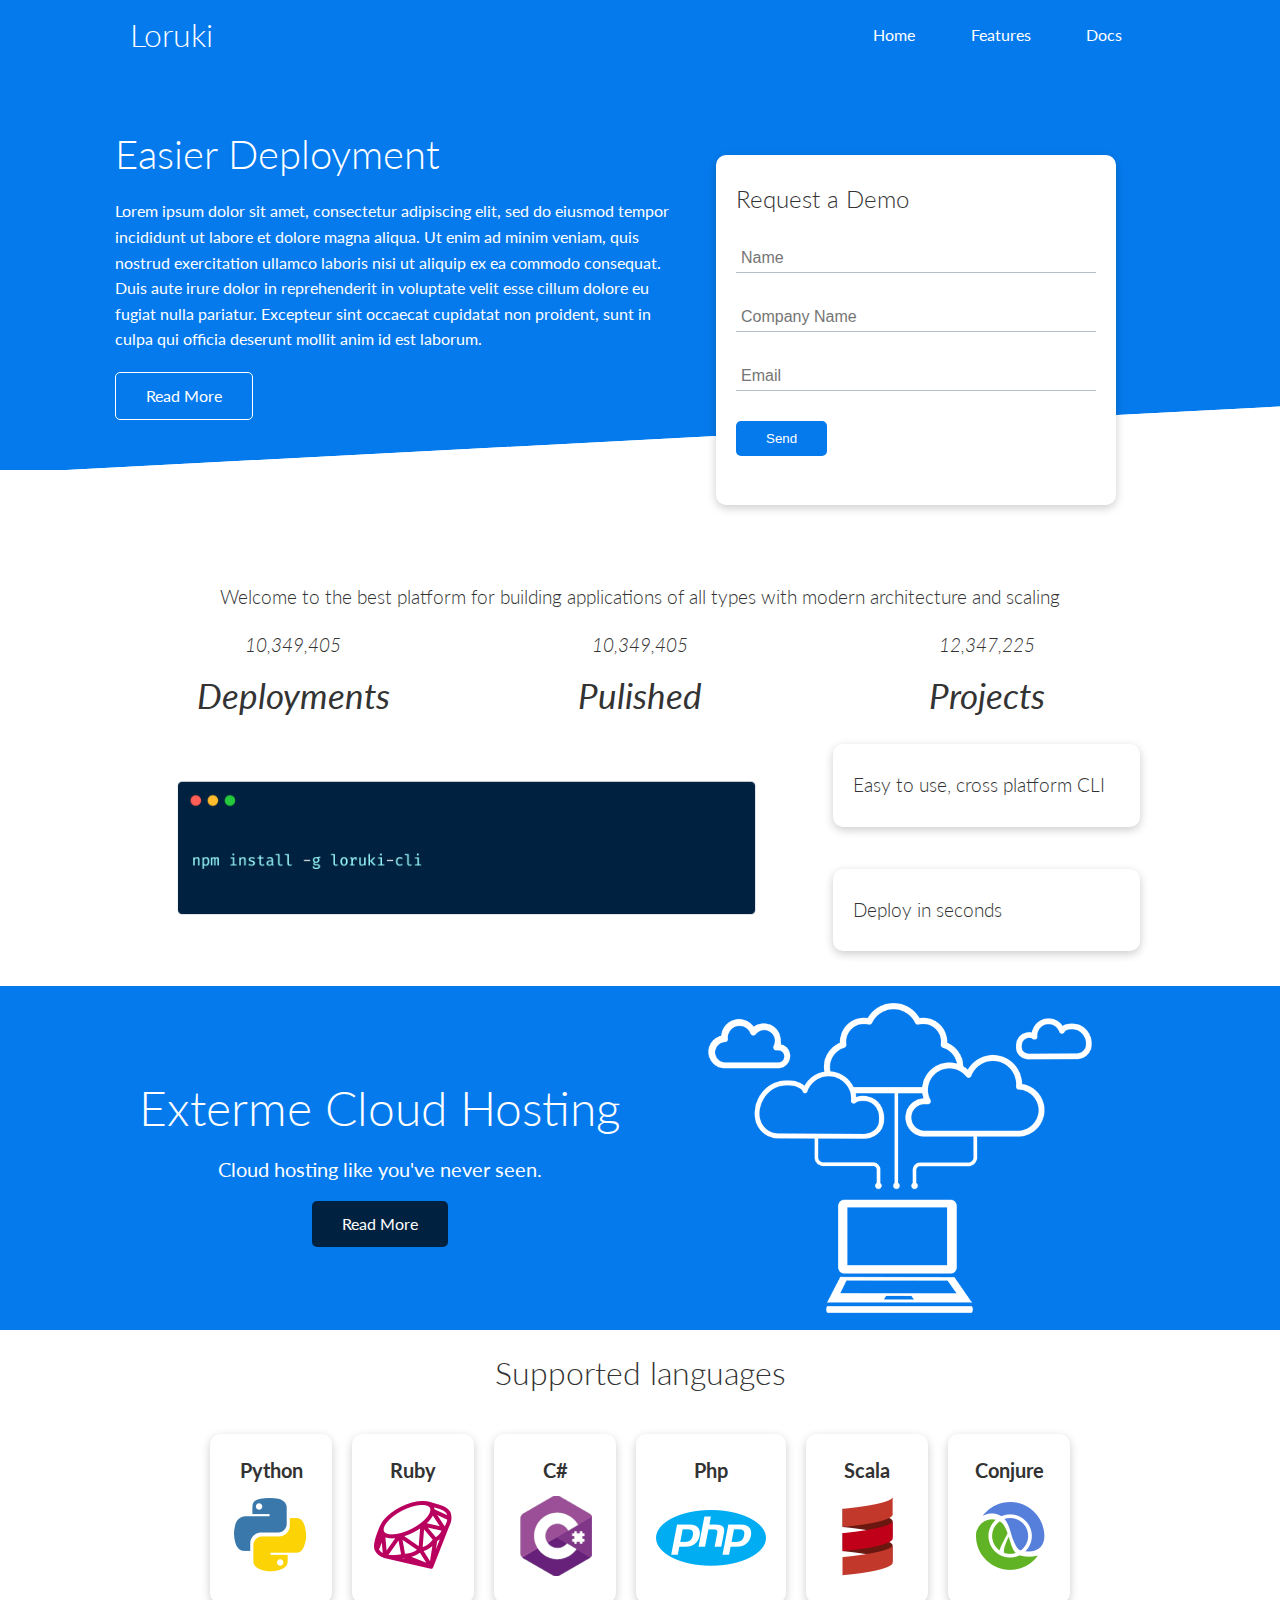
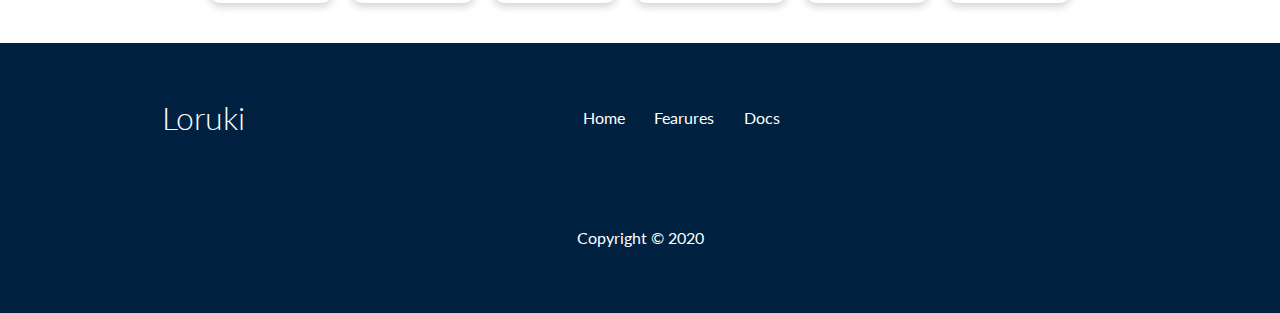
<file: index.html>
<!DOCTYPE html>
<html lang="en">
<head>
    <meta charset="UTF-8">
    <meta name="viewport" content="width=device-width, initial-scale=1.0">
    <link rel="preconnect" href="https://fonts.gstatic.com">
<link href="https://fonts.googleapis.com/css2?family=Lato:wght@300&display=swap" rel="stylesheet">
    <link rel="stylesheet" href="https://cdnjs.cloudflare.com/ajax/libs/font-awesome/5.15.1/css/all.min.css" integrity="sha512-+4zCK9k+qNFUR5X+cKL9EIR+ZOhtIloNl9GIKS57V1MyNsYpYcUrUeQc9vNfzsWfV28IaLL3i96P9sdNyeRssA==" crossorigin="anonymous" />
    <link rel="stylesheet" href="css/style.css">
    <link rel="stylesheet" href="css/utilites.css">
    <title>Loruki | Cloud Hosting For Everyone</title>
</head>
<body>
    <!-- NavBar -->
    <div class="navbar">
        <div class="container flex">
            <h1 class="logo"> Loruki </h1>
            <nav>
                <ul>
                    <li><a href="index.html"> Home</a> </li>
                    <li><a href="features.html"> Features</a> </li>
                    <li><a href="docs.html"> Docs</a> </li>
                </ul>

            </nav>
        </div>
    </div>

    <!-- Showcase -->
    <section class="showcase">
        <div class="container grid">
            <div class="showcase-text">
                <h1> Easier Deployment</h1>
                <p>
                    Lorem ipsum dolor sit amet, consectetur adipiscing elit, sed do eiusmod tempor incididunt ut labore et dolore magna aliqua. Ut enim ad minim veniam, quis nostrud exercitation ullamco laboris nisi ut aliquip ex ea commodo consequat. Duis aute irure dolor in reprehenderit in voluptate velit esse cillum dolore eu fugiat nulla pariatur. Excepteur sint occaecat cupidatat non proident, sunt in culpa qui officia deserunt mollit anim id est laborum.
                </p>
                <a hred="features.html" class="btn btn-outline">Read More</a>
            </div>
            <div class="showcase-form card">
                <h2> Request a Demo</h2>
                <form>
                    <div class="form-control">
                        <input type="text" name="name" placeholder="Name" required>
                    </div>
                    <div class="form-control">
                        <input type="text" name="company" placeholder="Company Name" required>
                    </div>
                    <div class="form-control">
                        <input type="email" name="email" placeholder="Email" required>
                    </div>
                    <input type="submit" value="Send" class="btn btn-primary">
                </form>
            </div>
        </div>
    </section>

    <!-- Stats -->
    <section class="stats">
        <div class="container">
            <h3 class="stats-heading text-center my-1">
            Welcome to the best platform for building applications of all types with modern architecture and scaling    
            </h3>
            <div class="grid grid-3 text-center my-y">
                <div><i class="fas fa-server fa-3x">
                    <h3>10,349,405</h3>
                    <p class="text-secondary"> Deployments</p>
                </i></div>
                <div><i class="fas fa-upload fa-3x">
                    <h3>10,349,405</h3>
                    <p class="text-secondary"> Pulished</p>
                </i></div>
                <div><i class="fas fa-project-diagram fa-3x">
                    <h3>12,347,225</h3>
                    <p class="text-secondary"> Projects</p>
                </i></div>
            </div>
        </div>
    </section>

    <!-- Cli -->
    <section class="cli">
        <div class="container grid">
            <img src="images/cli.png">
            <div  class="card">
                <h3> Easy to use, cross platform CLI</h3>
            </div>
            <div class="card">
                <H3>Deploy in seconds</H3>
            </div>
        </div>
    </section>

    <!-- Cloud -->
    <section class="cloud bg-primary my-2 py-2">
        <div class=" container grid">
            <div class="text-center">
                <h2 class="lg"> Exterme Cloud Hosting </h2>
                <p class="lead my-1">Cloud hosting like you've never seen.</p>
                <a href="features.html" class="btn btn-dark"> Read More </a>
            </div>
            <img src="images/cloud.png"> 
        </div>
    </section>

    <!-- Languages -->
    <section class="languages">
        <h2 class="md text-center my-2">
            Supported languages
        </h2>
        <div class=" container flex">
        <div class="card">
            <h4>Python</h4>
            <img src="images/logos/python.png">
        </div>
        <div class="card">
            <h4>Ruby</h4>
            <img src="images/logos/ruby.png">
        </div>
        <div class="card">
            <h4>C#</h4>
            <img src="images/logos/csharp.png">
        </div>
        <div class="card">
            <h4>Php</h4>
            <img src="images/logos/php.png">
        </div>
        <div class="card">
            <h4>Scala</h4>
            <img src="images/logos/scala.png">
        </div>
        <div class="card">
            <h4>Conjure</h4>
            <img src="images/logos/clojure.png">
        </div>
    </div>
    </section>

    <!-- Footer -->
    <footer class="footer bg-dark py-5">
        <div class="flex">
            <div>
                <h1>Loruki</h1>
            </div>

        <nav class="flex">
            <ul>
                <li>
                    <a href="index.html"> Home</a>
                </li>
                <li>
                    <a href="features.html"> Fearures</a>
                </li>
                <li>
                    <a href="docs.html"> Docs</a>
                </li>
                
            </ul>
        </nav>
        <div class="social">
            <a href="#"><i class="fab fa-github fa-2x"></i></a>
            <a href="#"><i class="fab fa-facebook fa-2x"></i></a>
            <a href="#"><i class="fab fa-twitter fa-2x"></i></a>

        </div> </div>

        <div class="flex bg-dark copy">
            <p> Copyright &copy; 2020</p>
        </div>

    </footer>
    
</body>
</html>
</file>
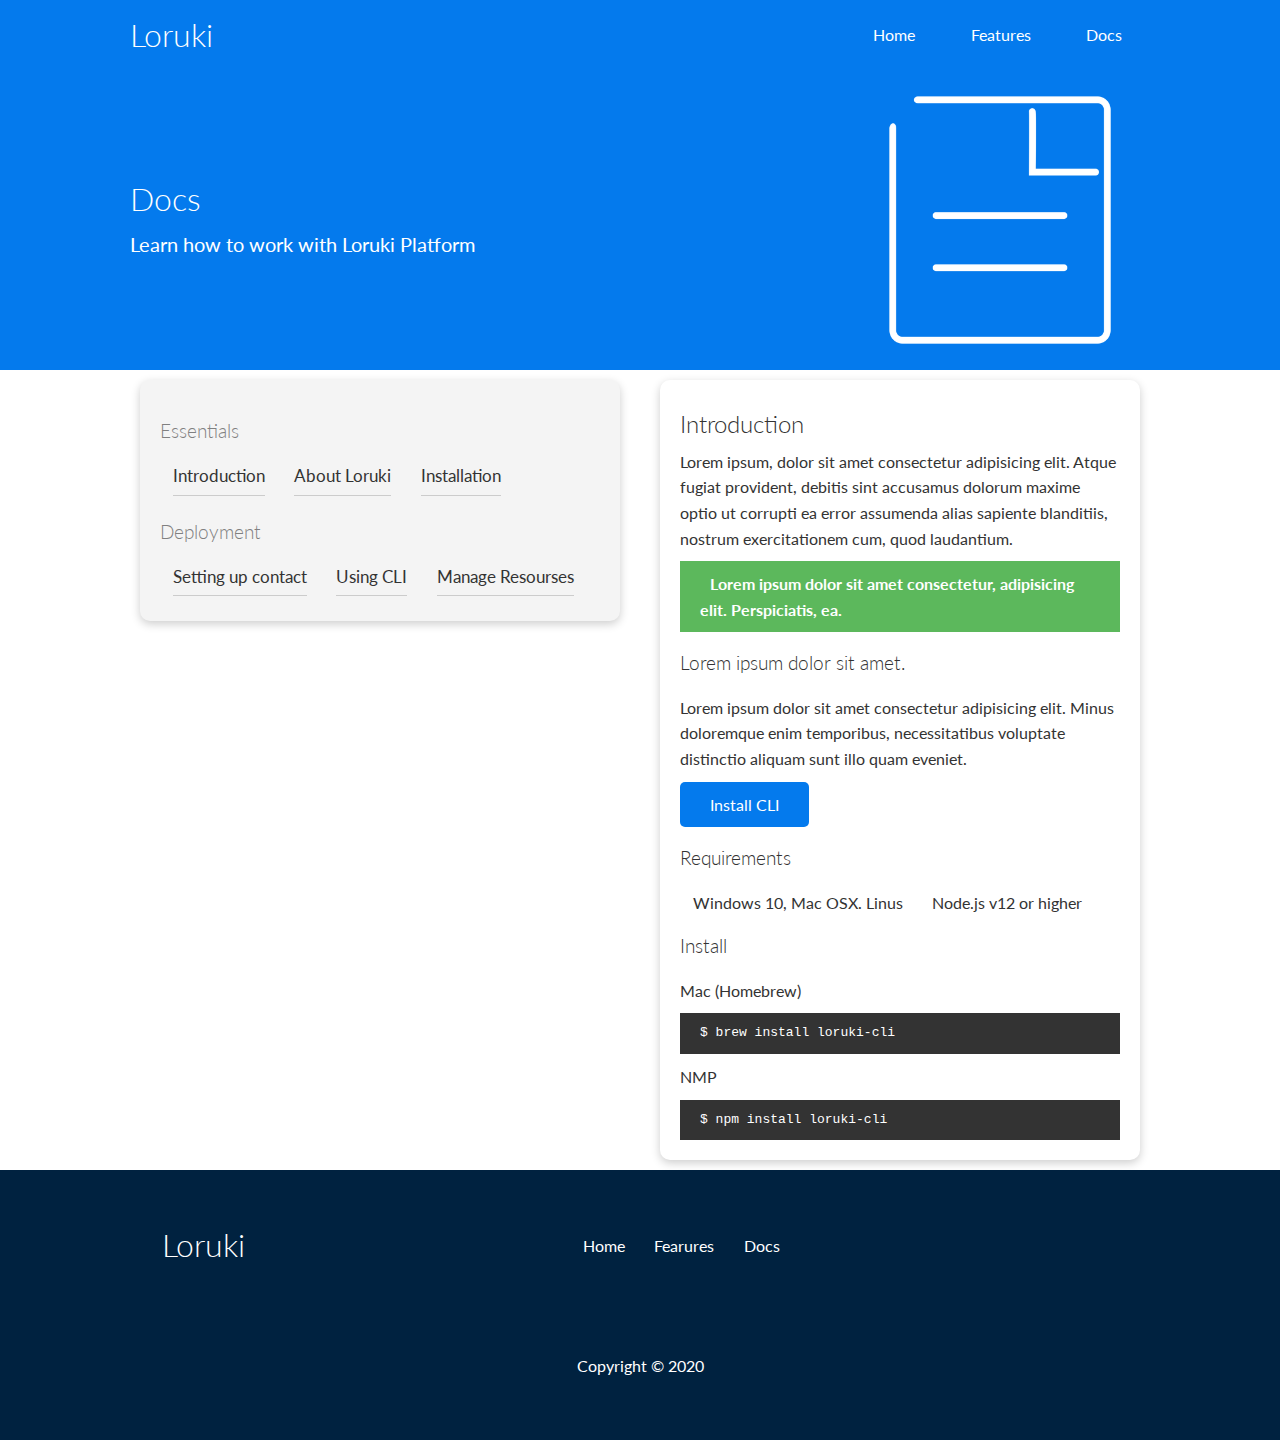
<file: docs.html>
<!DOCTYPE html>
<html lang="en">
<head>
    <meta charset="UTF-8">
    <meta name="viewport" content="width=device-width, initial-scale=1.0">
    <link rel="preconnect" href="https://fonts.gstatic.com">
<link href="https://fonts.googleapis.com/css2?family=Lato:wght@300&display=swap" rel="stylesheet">
    <link rel="stylesheet" href="https://cdnjs.cloudflare.com/ajax/libs/font-awesome/5.15.1/css/all.min.css" integrity="sha512-+4zCK9k+qNFUR5X+cKL9EIR+ZOhtIloNl9GIKS57V1MyNsYpYcUrUeQc9vNfzsWfV28IaLL3i96P9sdNyeRssA==" crossorigin="anonymous" />
    <link rel="stylesheet" href="css/style.css">
    <link rel="stylesheet" href="css/utilites.css">
    <title>Loruki | Cloud Hosting For Everyone</title>
</head>
<body>
    <!-- NavBar -->
    <div class="navbar">
        <div class="container flex">
            <h1 class="logo"> Loruki </h1>
            <nav>
                <ul>
                    <li><a href="index.html"> Home</a> </li>
                    <li><a href="features.html"> Features</a> </li>
                    <li><a href="docs.html"> Docs</a> </li>
                </ul>

            </nav>
        </div>
    </div>

    <!--- Head -->
    <section class="doc-head bg-primary py-3">
        <div class="container grid">
            <div>
                <h1 class="xl">Docs </h1>
                <p class="lead">
                    Learn how to work with Loruki Platform 
                </p>
            </div>
            <img src="images/docs.png">
        </div>

    </section>

   <!-- Main -->
   <section class="docs-main my-p4">
       <div class="container grid">
           <div class="card bg-light p-3">
               <h3 class="my-2">Essentials</h3>
               <nav>
                   <ul>
                       <li>
                           <a href="#">Introduction </a>
                       </li>
                       <li>
                        <a href="#">About Loruki</a>
                    </li>
                    <li>
                        <a href="#">Installation</a>
                    </li>
                   </ul>
               </nav> 
               <h3 class="my-2"> Deployment </h3>
               <nav>
                   <ul>
                    <ul>
                        <li>
                            <a href="#">Setting up contact </a>
                        </li>
                        <li>
                         <a href="#">Using CLI</a>
                     </li>
                     <li>
                         <a href="#">Manage Resourses </a>
                     </li>
                    </ul>
                   </ul>
               </nav>
           </div>
           <div class="card">
               <h2> Introduction </h2>
               <p>
                   Lorem ipsum, dolor sit amet consectetur adipisicing elit. Atque fugiat provident, debitis sint accusamus dolorum maxime optio ut corrupti ea error assumenda alias sapiente blanditiis, nostrum exercitationem cum, quod laudantium.
               </p>
               <div class="alert alert-success">
                   <i class="fas fa-info"></i> Lorem ipsum dolor sit amet consectetur, adipisicing elit. Perspiciatis, ea.
               </div>
               <h3> Lorem ipsum dolor sit amet.</h3> 
               <p> Lorem ipsum dolor sit amet consectetur adipisicing elit. Minus doloremque enim temporibus, necessitatibus voluptate distinctio aliquam sunt illo quam eveniet.</p>
               <a href="#" class="btn btn-primary"> Install CLI</a>

               <h3>Requirements</h3>
               <ul>
                   <li>Windows 10, Mac OSX. Linus</li>
                   <li>Node.js v12 or higher</li>
               </ul>
               <h3>Install</h3>
               <p>Mac (Homebrew)</p>
               <pre><code>$ brew install loruki-cli </code></pre>
               <p>NMP</p>
               <pre><code>$ npm install loruki-cli </code></pre>
               
           </div>
        
        </div>


   </section>

  

  
    <!-- Footer -->
    <footer class="footer bg-dark py-5">
        <div class="flex">
            <div>
                <h1>Loruki</h1>
            </div>

        <nav class="flex">
            <ul>
                <li>
                    <a href="index.html"> Home</a>
                </li>
                <li>
                    <a href="features.html"> Fearures</a>
                </li>
                <li>
                    <a href="docs.html"> Docs</a>
                </li>
                
            </ul>
        </nav>
        <div class="social">
            <a href="#"><i class="fab fa-github fa-2x"></i></a>
            <a href="#"><i class="fab fa-facebook fa-2x"></i></a>
            <a href="#"><i class="fab fa-twitter fa-2x"></i></a>

        </div> </div>

        <div class="flex bg-dark copy">
            <p> Copyright &copy; 2020</p>
        </div>

    </footer>
    
</body>
</html>
</file>
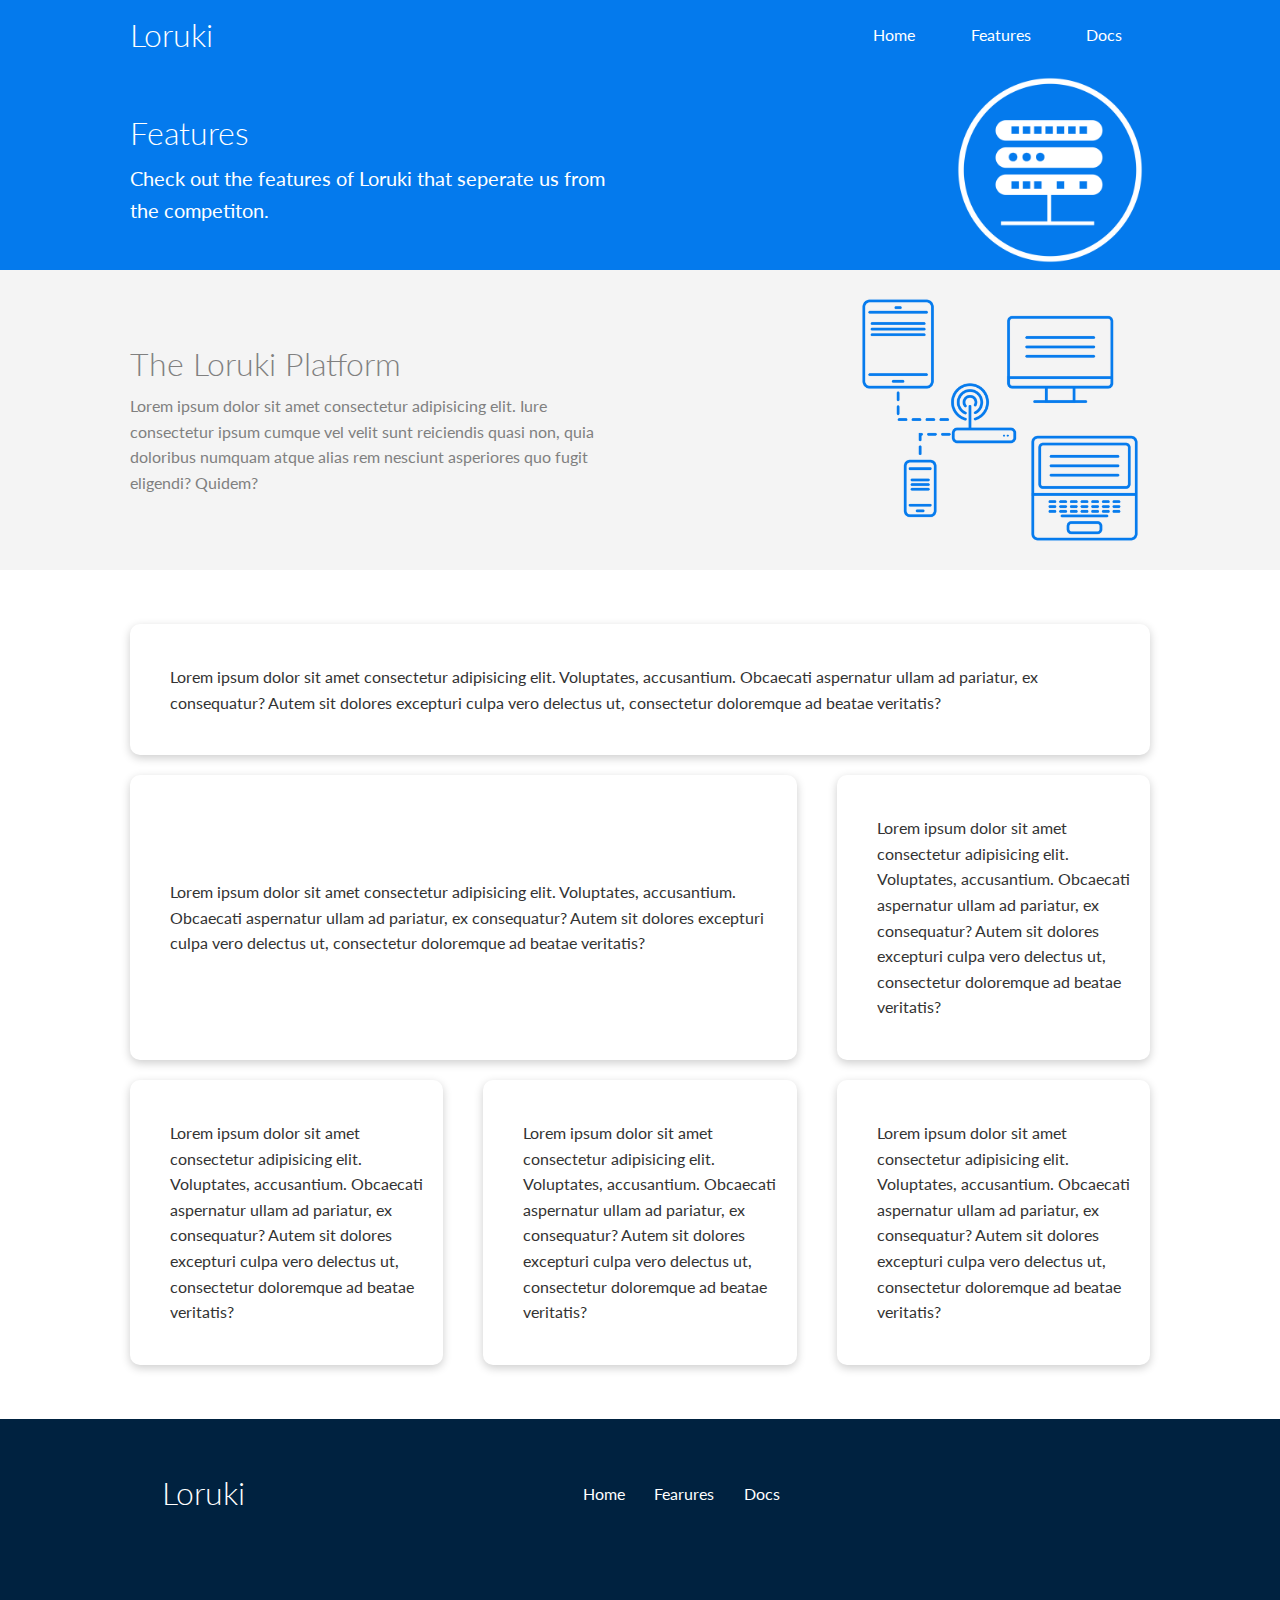
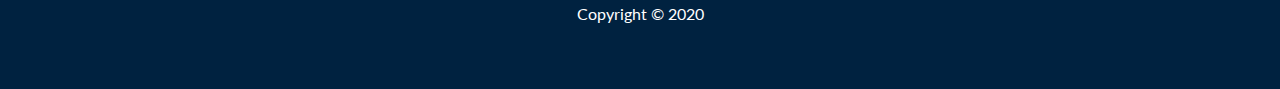
<file: features.html>
<!DOCTYPE html>
<html lang="en">
<head>
    <meta charset="UTF-8">
    <meta name="viewport" content="width=device-width, initial-scale=1.0">
    <link rel="preconnect" href="https://fonts.gstatic.com">
<link href="https://fonts.googleapis.com/css2?family=Lato:wght@300&display=swap" rel="stylesheet">
    <link rel="stylesheet" href="https://cdnjs.cloudflare.com/ajax/libs/font-awesome/5.15.1/css/all.min.css" integrity="sha512-+4zCK9k+qNFUR5X+cKL9EIR+ZOhtIloNl9GIKS57V1MyNsYpYcUrUeQc9vNfzsWfV28IaLL3i96P9sdNyeRssA==" crossorigin="anonymous" />
    <link rel="stylesheet" href="css/style.css">
    <link rel="stylesheet" href="css/utilites.css">
    <title>Loruki | Cloud Hosting For Everyone</title>
</head>
<body>
    <!-- NavBar -->
    <div class="navbar">
        <div class="container flex">
            <h1 class="logo"> Loruki </h1>
            <nav>
                <ul>
                    <li><a href="index.html"> Home</a> </li>
                    <li><a href="features.html"> Features</a> </li>
                    <li><a href="docs.html"> Docs</a> </li>
                </ul>

            </nav>
        </div>
    </div>

    <!--- Head -->
    <section class="features-head bg-primary py-3">
        <div class="container grid">
            <div>
                <h1 class="xl">Features </h1>
                <p class="lead">
                    Check out the features of Loruki that seperate us from the competiton.
                </p>
            </div>
            <img src="images/server.png">
        </div>

    </section>

    <!-- Sub head-->
    <section class="features-sub-head bg-light py-3">
        <div class="container grid">
            <div>
                <h1 class="md">The Loruki Platform </h1>
                <p >
                    Lorem ipsum dolor sit amet consectetur adipisicing elit. Iure consectetur ipsum cumque vel velit sunt reiciendis quasi non, quia doloribus numquam atque alias rem nesciunt asperiores quo fugit eligendi? Quidem?
                </p>
            </div>
            <img src="images/server2.png">

    </section>

    <!-- Features Main -->
    <section  class="features-main my-2">
        <div class="container grid grid-3">
            <div class="card flex">
                <i class="fas fa-server fa-3x"></i>
                <p>
                    Lorem ipsum dolor sit amet consectetur adipisicing elit. Voluptates, accusantium. Obcaecati aspernatur ullam ad pariatur, ex consequatur? Autem sit dolores excepturi culpa vero delectus ut, consectetur doloremque ad beatae veritatis?
                </p>
            </div>

            <div class="card flex">
                <i class="fas fa-laptop fa-3x"></i>
                <p>
                    Lorem ipsum dolor sit amet consectetur adipisicing elit. Voluptates, accusantium. Obcaecati aspernatur ullam ad pariatur, ex consequatur? Autem sit dolores excepturi culpa vero delectus ut, consectetur doloremque ad beatae veritatis?
                </p>
            </div>

            <div class="card flex">
                <i class="fas fa-database fa-3x"></i>
                <p>
                    Lorem ipsum dolor sit amet consectetur adipisicing elit. Voluptates, accusantium. Obcaecati aspernatur ullam ad pariatur, ex consequatur? Autem sit dolores excepturi culpa vero delectus ut, consectetur doloremque ad beatae veritatis?
                </p>
            </div>

            <div class="card flex">
                <i class="fas fa-power-off fa-3x"></i>
                <p>
                    Lorem ipsum dolor sit amet consectetur adipisicing elit. Voluptates, accusantium. Obcaecati aspernatur ullam ad pariatur, ex consequatur? Autem sit dolores excepturi culpa vero delectus ut, consectetur doloremque ad beatae veritatis?
                </p>
            </div>

            <div class="card flex">
                <i class="fas fa-window-restore fa-3x"></i>
                <p>
                    Lorem ipsum dolor sit amet consectetur adipisicing elit. Voluptates, accusantium. Obcaecati aspernatur ullam ad pariatur, ex consequatur? Autem sit dolores excepturi culpa vero delectus ut, consectetur doloremque ad beatae veritatis?
                </p>
            </div>

            <div class="card flex">
                <i class="fas fa-network-wired fa-3x"></i>
                <p>
                    Lorem ipsum dolor sit amet consectetur adipisicing elit. Voluptates, accusantium. Obcaecati aspernatur ullam ad pariatur, ex consequatur? Autem sit dolores excepturi culpa vero delectus ut, consectetur doloremque ad beatae veritatis?
                </p>
            </div>

          
        </div>
    </section>

  

  
    <!-- Footer -->
    <footer class="footer bg-dark py-5">
        <div class="flex">
            <div>
                <h1>Loruki</h1>
            </div>

        <nav class="flex">
            <ul>
                <li>
                    <a href="index.html"> Home</a>
                </li>
                <li>
                    <a href="features.html"> Fearures</a>
                </li>
                <li>
                    <a href="docs.html"> Docs</a>
                </li>
                
            </ul>
        </nav>
        <div class="social">
            <a href="#"><i class="fab fa-github fa-2x"></i></a>
            <a href="#"><i class="fab fa-facebook fa-2x"></i></a>
            <a href="#"><i class="fab fa-twitter fa-2x"></i></a>

        </div> </div>

        <div class="flex bg-dark copy">
            <p> Copyright &copy; 2020</p>
        </div>

    </footer>
    
</body>
</html>
</file>
<file: css/style.css>
:root {
  --primary-color: #047aed;
  --secondary-color: #1c3fa8;
  --dark-color: #002240;
  --light-color: #f4f4f4;
  --success-color: #5cb85c;
  --error-color: red;
}

* {
  box-sizing: border-box;
  margin: 0;
  padding: 0;
}

h1,
h2,
h3 {
  font-weight: 300;
  line-height: 1.2;
  margin: 10px 0;
}

p {
  margin: 10px 0;
}

img {
  width: 100%;
}

code,
pre {
  background: #333;
  color: white;
  padding: 10px;
}

body {
  font-family: "Lato", sans-serif;
  color: #333;
  line-height: 1.6;
}

ul {
  list-style-type: none;
}

a {
  text-decoration: none;
  color: #333;
}

.text-secondary {
  font-size: 2.2rem;
}

/* Navigation */
.navbar {
  background-color: var(--primary-color);
  color: #fff;
  height: 70px;
}

.navbar ul {
  display: flex;
}

.navbar a {
  color: #fff;
  padding: 10px;
  margin: 0 5px;
}

.navbar a:hover {
  border-bottom: 2px #fff solid;
}

.navbar .flex {
  justify-content: space-between;
}

/* Showcase */
.showcase {
  height: 400px;
  background-color: var(--primary-color);
  color: #fff;
  position: relative;
}

.showcase h1 {
  font-size: 40px;
}

.showcase p {
  margin: 20px 0;
}

.showcase .grid {
  overflow: visible;
  grid-template-columns: 55% 45%;
  gap: 30px;
}

.showcase-form {
  position: relative;
  top: 60px;
  height: 350px;
  width: 400px;
  padding: 40px;
  z-index: 100;
  justify-self: 100;
}

.showcase-form .form-control {
  margin: 30px 0;
}

.showcase-form input[type="text"],
.showcase-form input[type="email"] {
  border: 0;
  border-bottom: 1px solid #b4becb;
  width: 100%;
  padding: 5px;
  font-size: 16px;
}

.showcase::before,
.showcase::after {
  content: "";
  position: absolute;
  height: 100px;
  bottom: -70px;
  right: 0;
  left: 0;
  background: white;
  transform: skewY(-3deg);
  -webkit-transform: skewY(-3deg);
  -moz-transform: skewY(-3deg);
  -ms-transform: skewY(-3deg);
}

.showcase-form input:focus {
  outline: none;
}

/* Stats */
.stats {
  padding-top: 100px;
}

/* CLI */

.cli .grid {
  grid-template-columns: repeat(3, 1fr);
  grid-template-rows: reapeat(2, 1fr);
}

.cli .grid > *:first-child {
  grid-column: 1 / span 2;
  grid-row: 1 / span 2;
}

/* Cloud  */
.cloud .grid {
  grid-template-columns: reapat(3, 1fr);
}

.cloud > *:first-child {
  grid-column: 1 / span 2;
  grid-row: 1 / span 2;
}

/* Languages */
.languages .flex {
  flex-wrap: wrap;
}

.languages .card {
  text-align: center;
  margin: 18px 10px 40px;
  transition: transform 0.2s ease-in;
}

.languages .card h4 {
  font-size: 20px;
  margin-bottom: 10px;
}

.languages .card:hover {
  transform: translateY(-15px);
}

footer {
  height: 150px;
}

footer .flex {
  justify-content: space-around;
}

/* Tablets and under */
@media (max-width: 768px) {
  .grid,
  .showcase .grid,
  .stats .grid,
  .cli .grid,
  .cloud .grid {
    grid-template-columns: 1fr;
    grid-template-rows: 1fr;
  }

  .showcase {
    height: auto;
  }

  .showcase-text {
    text-align: center;
    margin-top: 40px;
  }

  .showcase-form {
    justify-self: center;
    margin: auto;
  }

  .cli .grid > *:first-child {
    grid-column: 1;
    grid-row: 1;
  }
}

/* Features */

.features-head img {
  width: 200px;
  justify-self: flex-end;
}

.features-sub-head img {
  width: 300px;
  justify-self: flex-end;
}

.features-main .card > i {
  margin-right: 20px;
}

.features-main .grid {
  padding: 30px;
}

.features-main .grid > *:first-child {
  grid-column: 1 / span 3;
}

.features-main .grid > *:nth-child(2) {
  grid-column: 1 / span 2;
}

/* Doc */
.doc-head img {
  width: 300px;
  justify-self: flex-end;
}

.docs-main h3 {
  margin: 20px 0;
}

.docs-main .grid {
  grid-template-columns: 1fr, 2fr;
  align-items: flex-start;
}

.docs-main nav li {
  font-size: 17px;
  padding-bottom: 5px;
  margin-bottom: 5px;
  border-bottom: 1px #ccc solid;
}

.docs-main a:hover {
  font-weight: bold;
}

/* Moblie */
@media (max-width: 500px) {
  .navbar {
    height: 110px;
  }

  .navbar .flex {
    flex-direction: column;
  }

  .navbar ul {
    padding: 10px;
    background-color: rgba(0, 0, 0, 0.1);
  }
}
</file>
<file: css/utilites.css>
/* Utils */
.container {
  max-width: 1100px;
  margin: 0 auto;
  overflow: auto;
  padding: 0 40px;
}

.card {
  background-color: white;
  color: #333;
  border-radius: 10px;
  box-shadow: 0 3px 10px rgba(0, 0, 0, 0.2);
  padding: 20px;
  margin: 10px;
}

.btn {
  display: inline-block;
  padding: 10px 30px;
  cursor: pointer;
  background: var(--primary-color);
  color: white;
  border: none;
  border-radius: 5px;
}

.btn-outline {
  background-color: transparent;
  border: 1px #fff solid;
}

.btn:hover {
  transform: scale(0.9);
}

/* Background & colored buttons */
.bg-primary,
.btn-primary {
  background-color: var(--primary-color);
  color: white;
}

.bg-secondary,
.btn-secondary {
  background-color: var(--secondary-color);
  color: whsecondary;
}

.bg-dark,
.btn-dark {
  background-color: var(--dark-color);
  color: white;
}

.bg-light,
.btn-light {
  background-color: var(--light-color);
  color: gray;
}

.bg-primary a,
.btn-primary a,
.bg-secondary a,
.btn-secondary a,
.bg-dark a,
.btn-dark a {
  color: white;
}

/* Text Sizes*/

.lead {
  font-size: 20px;
}

.sm {
  font-size: 1rem;
}

.md {
  font-size: 2rem;
}

.lg {
  font-size: 3rem;
}

.xlg {
  font-size: 4rem;
}

.text-center {
  text-align: center;
}

.flex {
  display: flex;
  justify-content: center;
  align-items: center;
  height: 100%;
}

.grid {
  display: grid;
  grid-template-columns: repeat(2, 1fr);
  gap: 20px;
  justify-content: center;
  align-items: center;
  height: 100%;
}

.grid-3 {
  grid-template-columns: repeat(3, 1fr);
}

/* Margin */

.my-1 {
  margin: 1rem 0;
}

.my-2 {
  margin: 1.5rem 0;
}

.my-3 {
  margin: 2rem 0;
}

.my-4 {
  margin: 2.5rem 0;
}

li {
  display: inline-block;
  margin: 0px 1vw;
}

.copy {
  margin-top: -30px;
}


/* Alert */

.alert {
    color: white;
    background-color: var(--light-color);
    padding:  10px 20px;
    font-weight: bold;
    margin: 15px 9;
}

.alert i{
    margin-right: 10px;

}

.alert-success{
    background-color: var(--success-color)
}

.alert-error{
    background-color: var(--error-color)
</file>
